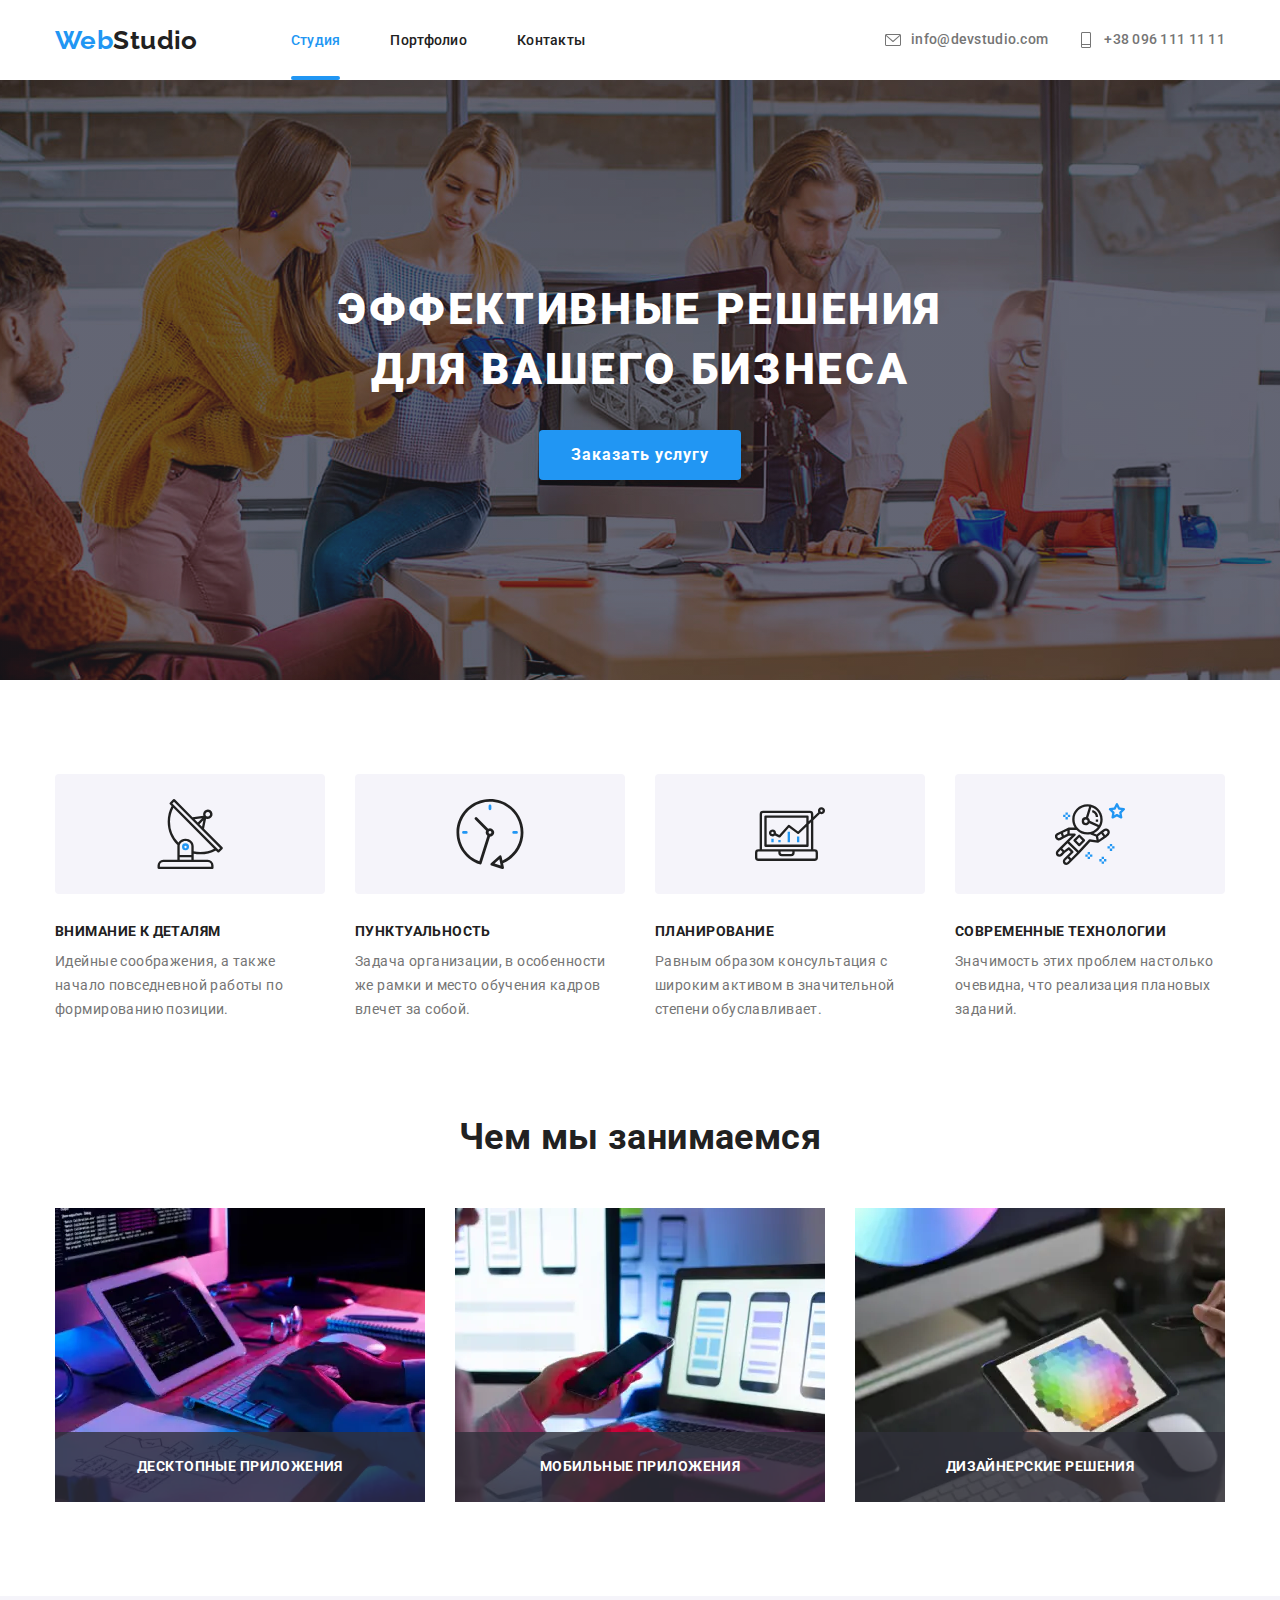
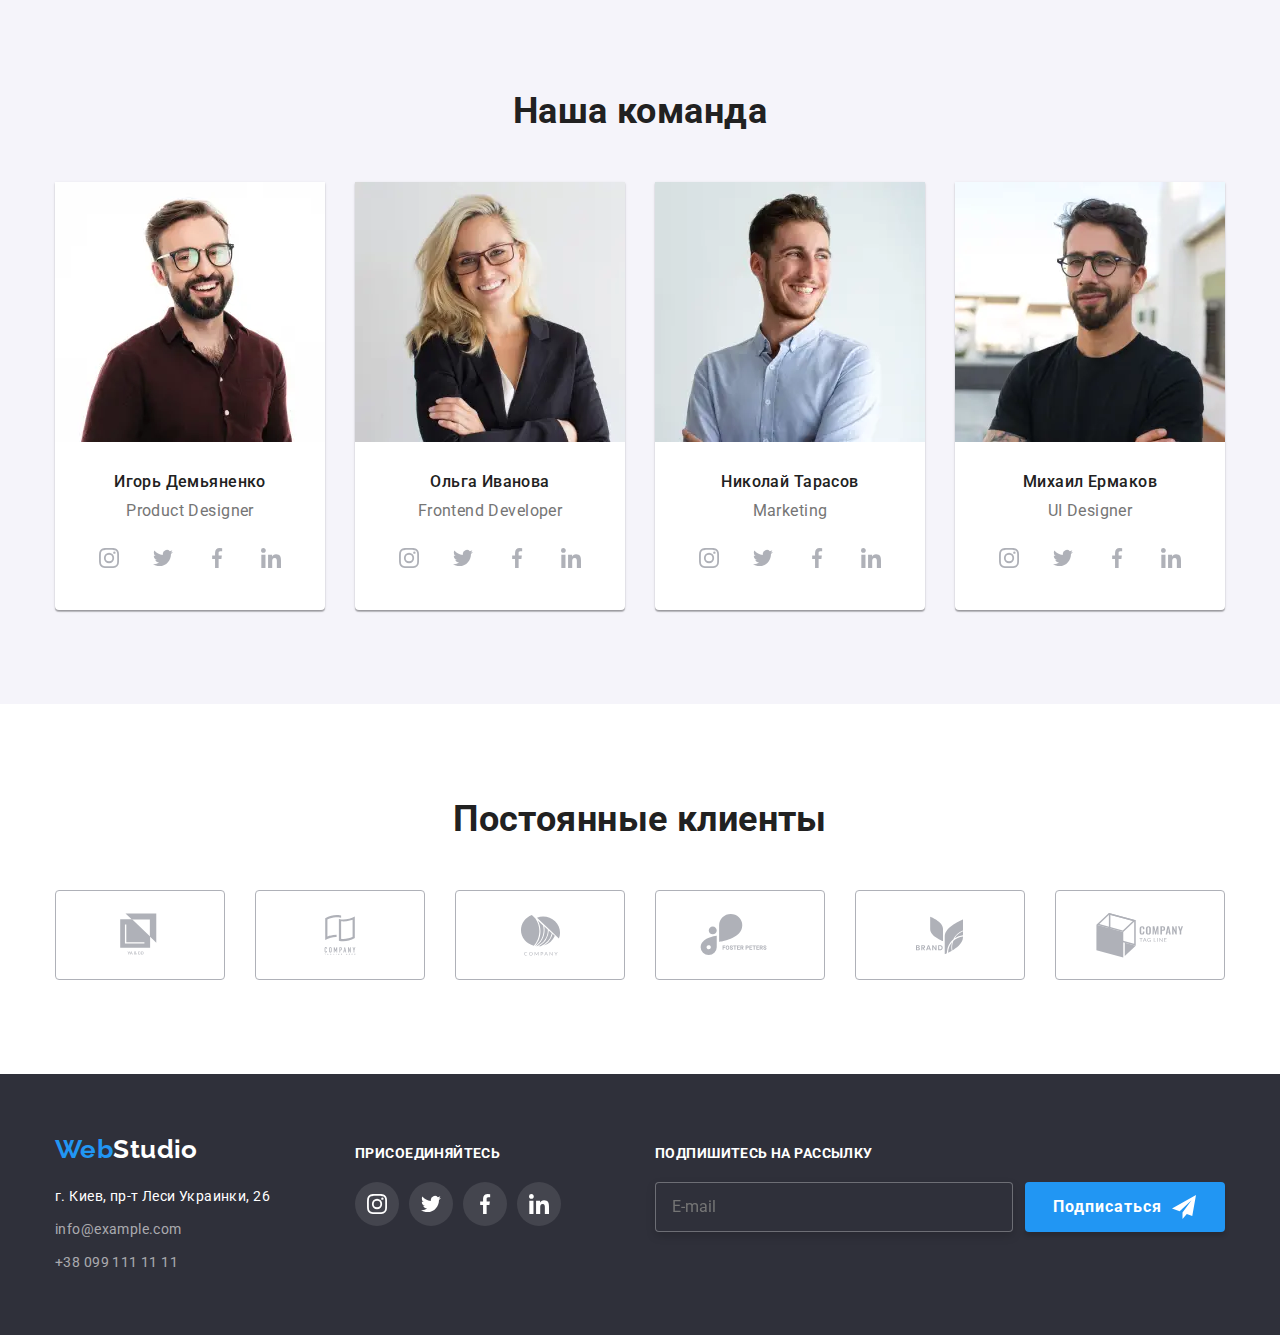
<file: index.html>
<!DOCTYPE html>
<html lang="ru">
<head>
    <meta charset="UTF-8">
    <meta name="viewport" content="width=device-width, initial-scale=1.0">
    <title>Студия</title>
    <link rel="stylesheet" href="https://cdnjs.cloudflare.com/ajax/libs/modern-normalize/0.7.0/modern-normalize.min.css">
    <link href="https://fonts.googleapis.com/css2?family=Raleway:wght@700&family=Roboto:wght@400;500;700;900&display=swap" rel="stylesheet">
    <link rel="stylesheet" href="./css/main.min.css">
</head>
<body>
    <!--Шапка сайта-->
    <header class="page-header">
       <div class="container">
            <a href="./index.html" lang="en" class="logo"><span>Web</span>Studio</a>
            <button type="button" class="button-mobile-menu" aria-expanded="false" data-menu-button>
                <svg width="40" height="40" aria-label="Переключатель мобильного меню">
                    <use href="./images/sprite.svg#icon-close_40px" class="icon-mobile-menu"></use>
                    <use href="./images/sprite.svg#icon-menu_40px" class="icon-mobile-close"></use>
                </svg>
            </button>
            <div class="menu-container" data-menu>
                <nav class="navigation">
                    <ul class="list site-nav">
                        <li class="site-nav-item"><a href="./index.html" class="link current">Студия</a></li>
                        <li class="site-nav-item"><a href="./portfolio.html" class="link">Портфолио</a></li>
                        <li class="site-nav-item"><a href="" class="link">Контакты</a></li>
                    </ul> 
                </nav>
    
                <ul class="list auth-nav">
                    <li class="auth-nav-item">
                        <a href="mailto:info@devstudio.com" class="link">
                            <svg class="icon-auth-nav" width="16" height="12">
                                <use href="./images/sprite.svg#icon-mail"></use>
                            </svg>
                            info@devstudio.com
                        </a>
                    </li>
                    <li class="auth-nav-item">
                        <a href="tel:380961111111" class="link">
                            <svg class="icon-auth-nav" width="10" height="16">
                                <use href="./images/sprite.svg#icon-tel"></use>
                            </svg>
                            +38 096 111 11 11
                        </a>
                    </li> 
                </ul>
            </div>
       </div>
    </header>

    <main>
        <!--Герой-->
        <section class="hero">
                <h1 class="hero-title">Эффективные решения для вашего бизнеса</h1>
                <button type="button" class="button" data-modal-open>Заказать услугу</button>
        </section>

        <!--Преимущество-->
        <section class="section feature">
            <div class="container">
                <h2 class="title section-title visually-hidden">Наши преимущества</h2>
                <ul class="feature-list">
                    <li class="list feature-list-item">
                        <svg class="icon-feature-list">
                            <use href="./images/sprite.svg#icon-feature1"></use>
                        </svg>
                        <h3 class="subtitle feature-title">Внимание к деталям</h3>
                        <p class="text section-item">Идейные соображения, а также начало повседневной работы по формированию позиции.</p>
                    </li>
                    <li class="list feature-list-item">
                        <svg class="icon-feature-list">
                            <use href="./images/sprite.svg#icon-feature2"></use>
                        </svg>
                        <h3 class="subtitle feature-title">Пунктуальность</h3>
                        <p class="text section-item">Задача организации, в особенности же рамки и место обучения кадров влечет за собой.</p>
                    </li>
                    <li class="list feature-list-item">
                        <svg class="icon-feature-list">
                            <use href="./images/sprite.svg#icon-feature3"></use>
                        </svg>
                        <h3 class="subtitle feature-title">Планирование</h3>
                        <p class="text section-item">Равным образом консультация с широким активом в значительной степени обуславливает.</p>
                    </li>
                    <li class="list feature-list-item">
                        <div>
                            <svg class="icon-feature-list">
                                <use href="./images/sprite.svg#icon-feature4"></use>
                            </svg>
                        </div>
                        <h3 class="subtitle feature-title">Современные технологии</h3>
                        <p class="text section-item">Значимость этих проблем настолько очевидна, что реализация плановых заданий.</p>
                    </li>
                </ul>
            </div> 
        </section>

        <!--Чем мы занимаемся-->
        <section class="section">
            <div class="container service">
                <h2 class="title section-title">Чем мы занимаемся</h2>
                <ul class="list service-list">
                    <li class="service-item">
                        <picture>
                            <source 
                                srcset="./images/service/service1-desktop.webp 1x, ./images/service/service1-desktop-2x.webp 2x"
                                type="image/webp"
                                media="(min-width: 1200px)"
                            >
                            <source
                                srcset="./images/service/service1-desktop.jpg 1x, ./images/service/service1-desktop-2x.jpg 2x"
                                media="(min-width: 1200px)"
                            >
                            <img src="./images/service/service1-desktop.jpg" alt="Десктопные приложения">
                        </picture>
                        <h3 class="subtitle service-item-title">Десктопные приложения</h3>
                    </li>
                    <li class="service-item"> 
                        <picture>
                            <source 
                                srcset="./images/service/service2-desktop.webp 1x, ./images/service/service2-desktop-2x.webp 2x"
                                type="image/webp"
                                media="(min-width: 1200px)"
                            >
                            <source
                                srcset="./images/service/service2-desktop.jpg 1x, ./images/service/service2-desktop-2x.jpg 2x"
                                media="(min-width: 1200px)"
                            >
                            <img src="./images/service/service2-desktop.jpg" alt="Десктопные приложения">
                        </picture>
                        <h3 class="subtitle service-item-title">Мобильные приложения</h3>
                    </li>
                    <li class="service-item">
                        <picture>
                            <source 
                                srcset="./images/service/service3-desktop.webp 1x, ./images/service/service3-desktop-2x.webp 2x"
                                type="image/webp"
                                media="(min-width: 1200px)"
                            >
                            <source
                                srcset="./images/service/service3-desktop.jpg 1x, ./images/service/service3-desktop-2x.jpg 2x"
                                media="(min-width: 1200px)"
                            >
                            <img src="./images/service/service3-desktop.jpg" alt="Десктопные приложения">
                        </picture>
                        <h3 class="subtitle service-item-title">Дизайнерские решения</h3>
                    </li>  
                </ul>
            </div>
        </section>

        <!--Наша команда-->
        <section class="section team">
            <div class="container">
                <h2 class="title section-title">Наша команда</h2>
                <ul class="list team-list">
                    <li class="team-card">
                        <picture>
                            <source
                                srcset="./images/team/teamcard1-desktop.webp 1x, ./images/team/teamcard1-desktop-2x.webp 2x"
                                type="image/webp"
                                media="(min-width: 1200px)"
                            >
                            <source
                                srcset="./images/team/teamcard1-tablet.webp 1x, ./images/team/teamcard1-tablet-2x.webp 2x"
                                type="image/webp"
                                media="(min-width: 768px)"
                            >
                            <source
                                srcset="./images/team/teamcard1-mobile.webp 1x, ./images/team/teamcard1-mobile-2x.webp 2x"
                                type="image/webp"
                                media="(min-width: 480px)"
                            >
                            <source
                                srcset="./images/team/teamcard1-desktop.jpg 1x, ./images/team/teamcard1-desktop-2x.jpg 2x"
                                media="(min-width: 1200px)"
                            >
                            <source
                                srcset="./images/team/teamcard1-tablet.jpg 1x, ./images/team/teamcard1-tablet-2x.jpg 2x"
                                media="(min-width: 768px)"
                            >
                            <source
                                srcset="./images/team/teamcard1-mobile.jpg 1x, ./images/team/teamcard1-mobile-2x.jpg 2x"
                                media="(min-width: 480px)"
                            >
                            <img class="team-photo" src="./images/team/teamcard1-desktop.jpg" alt="Игорь Демьяненко фото">
                        </picture>

                        <div class="team-desc">
                            <h3 class="subtitle">Игорь Демьяненко</h3>
                            <p lang="en" class="text section-item career">Product Designer</p>
                            <ul class="list social-link-list">
                                <li class="social-link-item">
                                    <a href="" class="link link-button" aria-label="Ссылка на Instagram">
                                        <svg class="link-icon" width="20px" height="20px">
                                            <use href="./images/sprite.svg#icon-instagram"></use>
                                        </svg>
                                    </a>
                                </li>
                                <li class="social-link-item">
                                    <a href="" class="link link-button" aria-label="Ссылка на Twitter">
                                        <svg class="link-icon" width="20px" height="20px">
                                            <use href="./images/sprite.svg#icon-twitter"></use>
                                        </svg>
                                    </a>
                                </li>
                                <li class="social-link-item">
                                    <a href="" class="link link-button" aria-label="Ссылка на Facebook">
                                        <svg class="link-icon" width="20px" height="20px">
                                            <use href="./images/sprite.svg#icon-facebook"></use>
                                        </svg>
                                    </a>
                                </li>
                                <li class="social-link-item">
                                    <a href="" class="link link-button" aria-label="Ссылка на Linkedin">
                                        <svg class="link-icon" width="20px" height="20px">
                                            <use href="./images/sprite.svg#icon-linkedin"></use>
                                        </svg>
                                    </a>
                                </li>
                            </ul>
                        </div>
                    </li>
                    <li class="team-card">
                        <picture>
                            <source
                                srcset="./images/team/teamcard2-desktop.webp 1x, ./images/team/teamcard2-desktop-2x.webp 2x"
                                type="image/webp"
                                media="(min-width: 1200px)"
                            >
                            <source
                                srcset="./images/team/teamcard2-tablet.webp 1x, ./images/team/teamcard2-tablet-2x.webp 2x"
                                type="image/webp"
                                media="(min-width: 768px)"
                            >
                            <source
                                srcset="./images/team/teamcard2-mobile.webp 1x, ./images/team/teamcard2-mobile-2x.webp 2x"
                                type="image/webp"
                                media="(min-width: 480px)"
                            >
                            <source
                                srcset="./images/team/teamcard2-desktop.jpg 1x, ./images/team/teamcard2-desktop-2x.jpg 2x"
                                media="(min-width: 1200px)"
                            >
                            <source
                                srcset="./images/team/teamcard2-tablet.jpg 1x, ./images/team/teamcard2-tablet-2x.jpg 2x"
                                media="(min-width: 768px)"
                            >
                            <source
                                srcset="./images/team/teamcard1-mobile.jpg 1x, ./images/team/teamcard1-mobile-2x.jpg 2x"
                                media="(min-width: 480px)"
                            >
                            <img class="team-photo" src="./images/team/teamcard2-desktop.jpg" alt="Ольга Иванова фото">
                        </picture>

                        <div class="team-desc">
                            <h3 class="subtitle">Ольга Иванова</h3>
                            <p lang="en" class="text section-item career">Frontend Developer</p>
                            <ul class="list social-link-list">
                                <li class="social-link-item">
                                    <a href="" class="link link-button" aria-label="Ссылка на Instagram">
                                        <svg class="link-icon" width="20px" height="20px">
                                            <use href="./images/sprite.svg#icon-instagram"></use>
                                        </svg>
                                    </a>
                                </li>
                                <li class="social-link-item">
                                    <a href="" class="link link-button" aria-label="Ссылка на Twitter">
                                        <svg class="link-icon" width="20px" height="20px">
                                            <use href="./images/sprite.svg#icon-twitter"></use>
                                        </svg>
                                    </a>
                                </li>
                                <li class="social-link-item">
                                    <a href="" class="link link-button" aria-label="Ссылка на Facebook">
                                        <svg class="link-icon" width="20px" height="20px">
                                            <use href="./images/sprite.svg#icon-facebook"></use>
                                        </svg>
                                    </a>
                                </li>
                                <li class="social-link-item">
                                    <a href="" class="link link-button" aria-label="Ссылка на Linkedin">
                                        <svg class="link-icon" width="20px" height="20px">
                                            <use href="./images/sprite.svg#icon-linkedin"></use>
                                        </svg>
                                    </a>
                                </li>
                            </ul>
                        </div>
                    </li>
                    <li class="team-card">
                        <picture>
                            <source
                                srcset="./images/team/teamcard3-desktop.webp 1x, ./images/team/teamcard3-desktop-2x.webp 2x"
                                type="image/webp"
                                media="(min-width: 1200px)"
                            >
                            <source
                                srcset="./images/team/teamcard3-tablet.webp 1x, ./images/team/teamcard3-tablet-2x.webp 2x"
                                type="image/webp"
                                media="(min-width: 768px)"
                            >
                            <source
                                srcset="./images/team/teamcard3-mobile.webp 1x, ./images/team/teamcard3-mobile-2x.webp 2x"
                                type="image/webp"
                                media="(min-width: 480px)"
                            >
                            <source
                                srcset="./images/team/teamcard3-desktop.jpg 1x, ./images/team/teamcard3-desktop-2x.jpg 2x"
                                media="(min-width: 1200px)"
                            >
                            <source
                                srcset="./images/team/teamcard3-tablet.jpg 1x, ./images/team/teamcard3-tablet-2x.jpg 2x"
                                media="(min-width: 768px)"
                            >
                            <source
                                srcset="./images/team/teamcard3-mobile.jpg 1x, ./images/team/teamcard3-mobile-2x.jpg 2x"
                                media="(min-width: 480px)"
                            >
                            <img class="team-photo" src="./images/team/teamcard3-desktop.jpg" alt="Николай Тарасов фото">
                        </picture>

                        <div class="team-desc">
                            <h3 class="subtitle">Николай Тарасов</h3>
                            <p lang="en" class="text section-item career">Marketing</p>
                            <ul class="list social-link-list">
                                <li class="social-link-item">
                                    <a href="" class="link link-button" aria-label="Ссылка на Instagram">
                                        <svg class="link-icon" width="20px" height="20px">
                                            <use href="./images/sprite.svg#icon-instagram"></use>
                                        </svg>
                                    </a>
                                </li>
                                <li class="social-link-item">
                                    <a href="" class="link link-button" aria-label="Ссылка на Twitter">
                                        <svg class="link-icon" width="20px" height="20px">
                                            <use href="./images/sprite.svg#icon-twitter"></use>
                                        </svg>
                                    </a>
                                </li>
                                <li class="social-link-item">
                                    <a href="" class="link link-button" aria-label="Ссылка на Facebook">
                                        <svg class="link-icon" width="20px" height="20px">
                                            <use href="./images/sprite.svg#icon-facebook"></use>
                                        </svg>
                                    </a>
                                </li>
                                <li class="social-link-item">
                                    <a href="" class="link link-button" aria-label="Ссылка на Linkedin">
                                        <svg class="link-icon" width="20px" height="20px">
                                            <use href="./images/sprite.svg#icon-linkedin"></use>
                                        </svg>
                                    </a>
                                </li>
                            </ul>
                        </div>
                    </li>
                    <li class="team-card">
                        <picture>
                            <source
                                srcset="./images/team/teamcard4-desktop.webp 1x, ./images/team/teamcard4-desktop-2x.webp 2x"
                                type="image/webp"
                                media="(min-width: 1200px)"
                            >
                            <source
                                srcset="./images/team/teamcard4-tablet.webp 1x, ./images/team/teamcard4-tablet-2x.webp 2x"
                                type="image/webp"
                                media="(min-width: 768px)"
                            >
                            <source
                                srcset="./images/team/teamcard4-mobile.webp 1x, ./images/team/teamcard4-mobile-2x.webp 2x"
                                type="image/webp"
                                media="(min-width: 480px)"
                            >
                            <source
                                srcset="./images/team/teamcard4-desktop.jpg 1x, ./images/team/teamcard4-desktop-2x.jpg 2x"
                                media="(min-width: 1200px)"
                            >
                            <source
                                srcset="./images/team/teamcard4-tablet.jpg 1x, ./images/team/teamcard4-tablet-2x.jpg 2x"
                                media="(min-width: 768px)"
                            >
                            <source
                                srcset="./images/team/teamcard4-mobile.jpg 1x, ./images/team/teamcard4-mobile-2x.jpg 2x"
                                media="(min-width: 480px)"
                            >
                            <img class="team-photo" src="./images/team/teamcard4-desktop.jpg" alt="Михаил Ермаков фото">
                        </picture>
                        
                        <div class="team-desc">
                            <h3 class="subtitle">Михаил Ермаков</h3>
                            <p lang="en" class="text section-item career">UI Designer</p>
                            <ul class="list social-link-list">
                                <li class="social-link-item">
                                    <a href="" class="link link-button" aria-label="Ссылка на Instagram">
                                        <svg class="link-icon" width="20px" height="20px">
                                            <use href="./images/sprite.svg#icon-instagram"></use>
                                        </svg>
                                    </a>
                                </li>
                                <li class="social-link-item">
                                    <a href="" class="link link-button" aria-label="Ссылка на Twitter">
                                        <svg class="link-icon" width="20px" height="20px">
                                            <use href="./images/sprite.svg#icon-twitter"></use>
                                        </svg>
                                    </a>
                                </li>
                                <li class="social-link-item">
                                    <a href="" class="link link-button" aria-label="Ссылка на Facebook">
                                        <svg class="link-icon" width="20px" height="20px">
                                            <use href="./images/sprite.svg#icon-facebook"></use>
                                        </svg>
                                    </a>
                                </li>
                                <li class="social-link-item">
                                    <a href="" class="link link-button" aria-label="Ссылка на Linkedin">
                                        <svg class="link-icon" width="20px" height="20px">
                                            <use href="./images/sprite.svg#icon-linkedin"></use>
                                        </svg>
                                    </a>
                                </li>
                            </ul>
                        </div>
                    </li>
                </ul>
            </div>
        </section>

        <!-- Постоянные клиенты -->
        <section class="section-clients">
            <div class="container">
                <h2 class="title section-title">Постоянные клиенты</h2>
                <ul class="list client-list">
                    <li class="client-item">
                        <a href="" class="client-card">
                            <svg class="client-card-icon" width="44" height="49">
                                 <use href="./images/sprite.svg#icon-client1"></use>
                            </svg>
                        </a>
                    </li>
                    <li class="client-item">
                        <a href="" class="client-card">
                            <svg class="client-card-icon" width="40" height="52">
                                 <use href="./images/sprite.svg#icon-client2"></use>
                            </svg>
                        </a>
                    </li>
                    <li class="client-item">
                        <a href="" class="client-card">
                            <svg class="client-card-icon" width="41" height="43">
                                 <use href="./images/sprite.svg#icon-client3"></use>
                            </svg>
                        </a>
                    </li>
                    <li class="client-item">
                        <a href="" class="client-card">
                            <svg class="client-card-icon" width="80" height="42">
                                 <use href="./images/sprite.svg#icon-client4"></use>
                            </svg>
                        </a>
                    </li>
                    <li class="client-item">
                        <a href="" class="client-card">
                            <svg class="client-card-icon" width="59" height="47">
                                 <use href="./images/sprite.svg#icon-client5"></use>
                            </svg>
                        </a>
                    </li>
                    <li class="client-item">
                        <a href="" class="client-card">
                            <svg class="client-card-icon" width="88" height="45">
                                 <use href="./images/sprite.svg#icon-client6"></use>
                            </svg>
                        </a>
                    </li>
                </ul>
            </div>
        </section>

    </main>

  <!--футер-->
     <footer class="page-footer">
         <div class="container">
            <div class="section-address">
                <a href="index.html" lang="en" class="logo"><span>Web</span>Studio</a>
                <address class="address">
                    <p class="location">г. Киев, пр-т Леси Украинки, 26</p>
                    <ul class="list footer-auth-nav">
                        <li class="footer-auth-nav-item">
                            <a href="mailto:info@example.com" class="link">info@example.com</a>
                        </li>
                        <li class="footer-auth-nav-item">
                            <a href="tel:380991111111" class="link">+38 099 111 11 11</a>
                        </li>
                    </ul>
                </address>  
             </div>   
             <div class="section-footer-links">
                 <h3 class="subtitle footer-title">Присоединяйтесь</h3>
                 <ul class="list social-link-list footer-links">
                    <li class="social-link-item">
                        <a href="" class="link link-button footer-link-button" aria-label="Ссылка на Instagram">
                            <svg class="link-icon" width="20px" height="20px">
                                <use href="./images/sprite.svg#icon-instagram"></use>
                            </svg>
                        </a>
                    </li>
                    <li class="social-link-item">
                        <a href="" class="link link-button footer-link-button" aria-label="Ссылка на Twitter">
                            <svg class="link-icon" width="20px" height="20px">
                                <use href="./images/sprite.svg#icon-twitter"></use>
                            </svg>
                        </a>
                    </li>
                    <li class="social-link-item">
                        <a href="" class="link link-button footer-link-button" aria-label="Ссылка на Facebook">
                            <svg class="link-icon" width="20px" height="20px">
                                <use href="./images/sprite.svg#icon-facebook"></use>
                            </svg>
                        </a>
                    </li>
                    <li class="social-link-item">
                        <a href="" class="link link-button footer-link-button" aria-label="Ссылка на Linkedin">
                            <svg class="link-icon" width="20px" height="20px">
                                <use href="./images/sprite.svg#icon-linkedin"></use>
                            </svg>
                        </a>
                    </li>
                 </ul>
             </div> 
             <div class="section-subscription">
                <h3 class="subtitle footer-title">Подпишитесь на рассылку</h3>
                <form class="subscription">
                    <input type="email" class="mail" name="user-mail" placeholder="E-mail">
                    <button type="submit" class="button">
                        Подписаться
                        <svg class="footer-icon-send" width="24px" height="24px">
                            <use href="./images/sprite.svg#icon-send"></use>
                        </svg>
                    </button>
                </form>
            </div>
         </div>
    </footer>

    <!-- Модальное окно -->

    <div class="backdrop is-hidden" data-modal>
        <div class="modal">
            <button class="button-modal-close" type="button" data-modal-close>
                <svg class="modal-icon-close" width="18px" height="18px">
                    <use href="./images/sprite.svg#icon-close"></use>
                </svg>
            </button>
            <b class="title modal-title">Оставьте свои данные, мы вам перезвоним</b>
            <form class="form js-speaker-form">
                <label class="form-field">
                    <span>Имя</span>
                    <input type="text" class="form-input" name="name" required>
                    <svg class="modal-form-icon">
                        <use href="./images/sprite.svg#icon-modal-name"></use>
                    </svg>
                </label>

                <label class="form-field">
                    <span>Телефон</span>
                    <input type="tel" class="form-input" name="tel" required>
                    <svg class="modal-form-icon">
                        <use href="./images/sprite.svg#icon-modal-tel"></use>
                    </svg>
                </label>

                <label class="form-field">
                    <span>Почта</span>
                    <input type="email" class="form-input" name="mail" required>
                    <svg class="modal-form-icon">
                        <use href="./images/sprite.svg#icon-modal-mail"></use>
                    </svg>
                </label>

                <label class="form-field">
                    <span>Комментарий</span>
                    <textarea name="comment" class="comment" placeholder="Введите текст"></textarea>
                </label>

                <label class="checkbox-field">
                    <input type="checkbox" class="checkbox visually-hidden" name="checkbox">
                    <span class="icon-check"></span>
                    <span>Соглашаюсь с рассылкой и принимаю <a href="" class="checkbox-link">Условия договора</a></span>
                </label>

                <button type="submit" class="button modal-button">Отправить</button>
            </form>
        </div>
    </div>

    <script src="./js/modal.js"></script>
    <script src="./js/menu.js"></script>
    <script src="./js/console.js"></script>

</body>
</html>
</file>
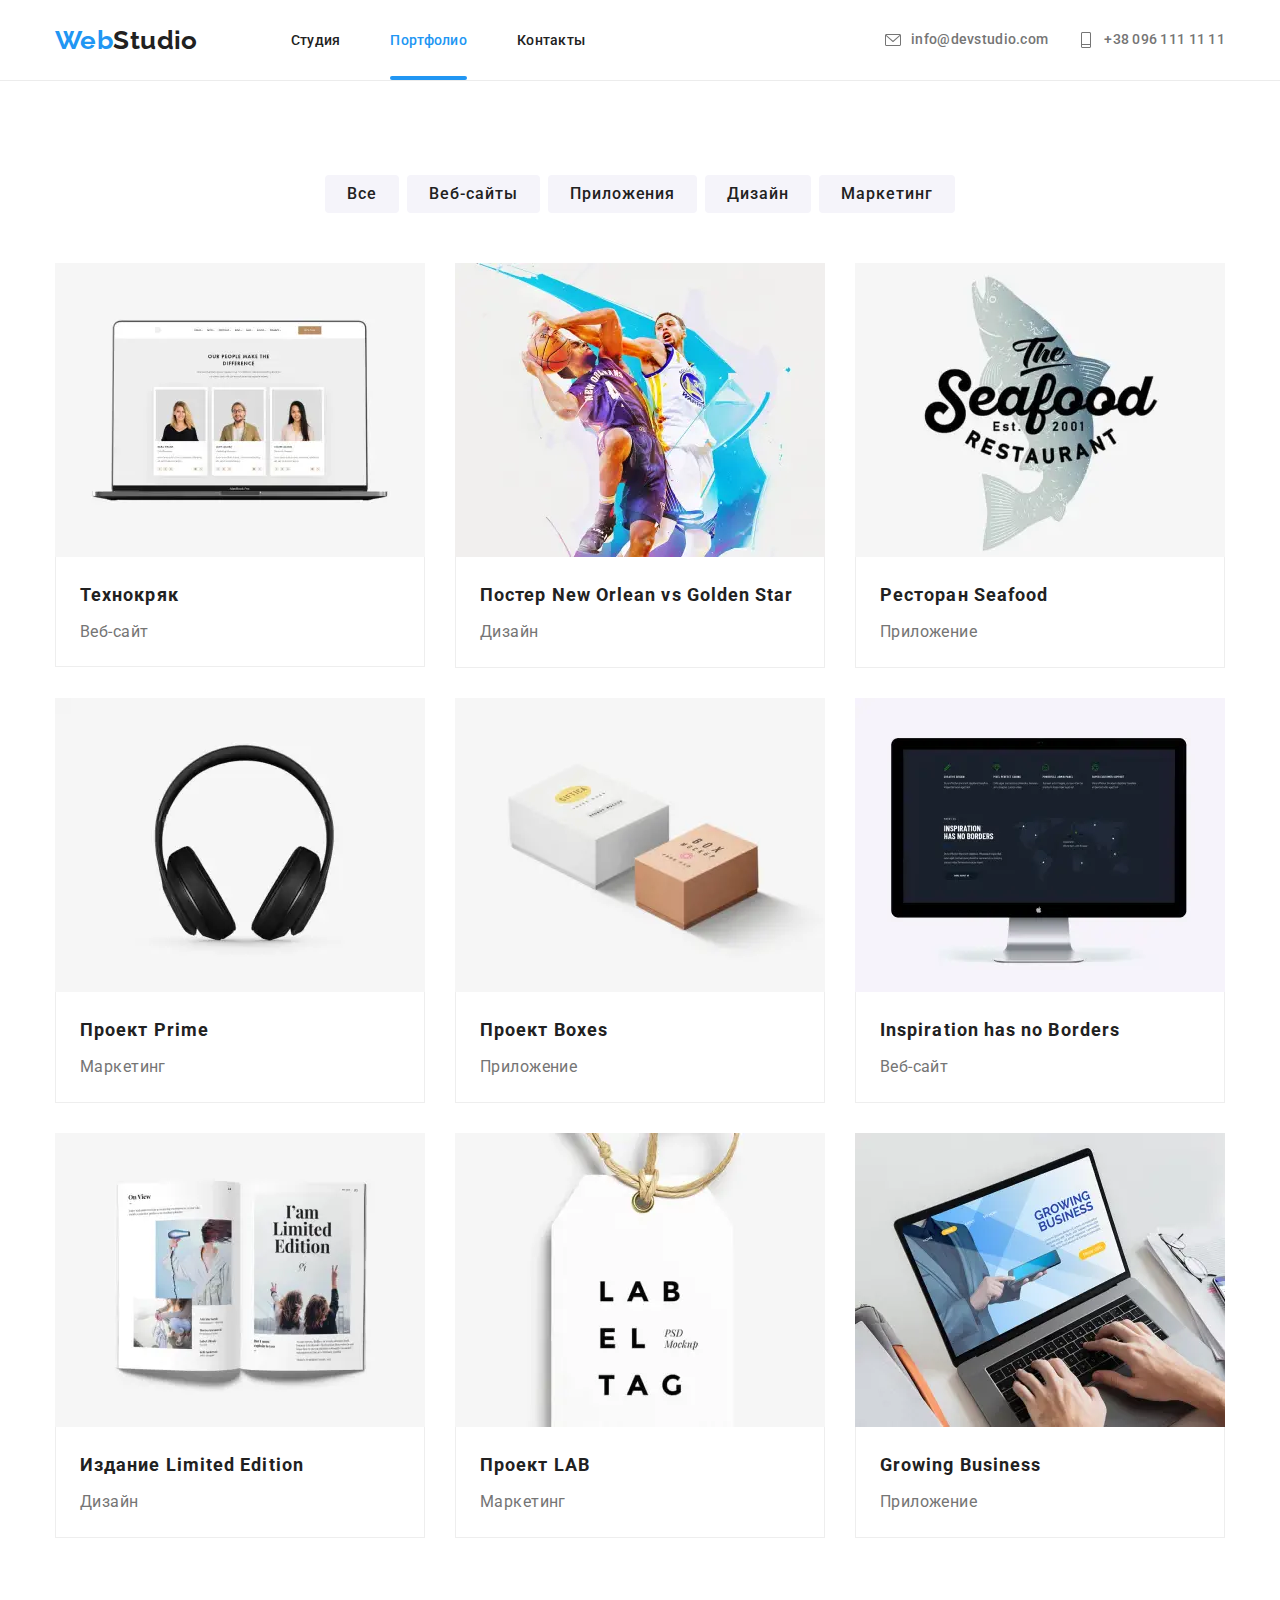
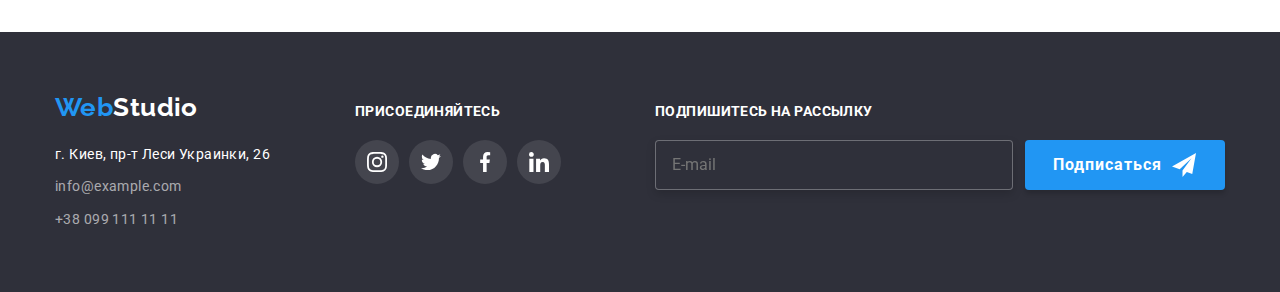
<file: portfolio.html>
<!DOCTYPE html>
<html lang="ru">
<head>
    <meta charset="UTF-8">
    <meta name="viewport" content="width=device-width, initial-scale=1.0">
    <title>Портфолио</title>
    <link rel="stylesheet" href="https://cdnjs.cloudflare.com/ajax/libs/modern-normalize/0.7.0/modern-normalize.min.css">
    <link href="https://fonts.googleapis.com/css2?family=Raleway:wght@700&family=Roboto:wght@400;500;700;900&display=swap" rel="stylesheet">
    <link rel="stylesheet" href="./css/main.min.css">
</head>
<body>
    <!--Шапка сайта-->
    <header class="page-header">
        <div class="container">
             <a href="./index.html" lang="en" class="logo"><span>Web</span>Studio</a>
             <button type="button" class="button-mobile-menu" aria-expanded="false" data-menu-button>
                 <svg width="40" height="40" aria-label="Переключатель мобильного меню">
                     <use href="./images/sprite.svg#icon-close_40px" class="icon-mobile-menu"></use>
                     <use href="./images/sprite.svg#icon-menu_40px" class="icon-mobile-close"></use>
                 </svg>
             </button>
             <div class="menu-container" data-menu>
                 <nav class="navigation">
                     <ul class="list site-nav">
                         <li class="site-nav-item"><a href="./index.html" class="link">Студия</a></li>
                         <li class="site-nav-item"><a href="./portfolio.html" class="link current">Портфолио</a></li>
                         <li class="site-nav-item"><a href="" class="link">Контакты</a></li>
                     </ul> 
                 </nav>
     
                 <ul class="list auth-nav">
                     <li class="auth-nav-item">
                         <a href="mailto:info@devstudio.com" class="link">
                             <svg class="icon-auth-nav" width="16" height="12">
                                 <use href="./images/sprite.svg#icon-mail"></use>
                             </svg>
                             info@devstudio.com
                         </a>
                     </li>
                     <li class="auth-nav-item">
                         <a href="tel:380961111111" class="link">
                             <svg class="icon-auth-nav" width="10" height="16">
                                 <use href="./images/sprite.svg#icon-tel"></use>
                             </svg>
                             +38 096 111 11 11
                         </a>
                     </li> 
                 </ul>
             </div>
        </div>
     </header>

    <main>
        <section class="page-portfolio">
            <div class="container">
                <h1 class="visually-hidden">Наши работы</h1>

                <!-- Кнопки-фильтр -->
                <ul class="filter list">
                    <li class="filter-item"><button type="button" class="button">Все</button></li>
                    <li class="filter-item"><button type="button" class="button">Веб-сайты</button></li>
                    <li class="filter-item"><button type="button" class="button">Приложения</button></li>
                    <li class="filter-item"><button type="button" class="button">Дизайн</button></li>
                    <li class="filter-item"><button type="button" class="button">Маркетинг</button></li>
                </ul>
         
                <!-- Галерея -->
                <ul class="portfolio list">
                    <li class="portfolio-item">
                        <a href="" class="link">
                            <div class="portfolio-photo">
                                <picture>
                                    <source
                                        srcset="./images/portfolio/portfolio1-desktop.webp 1x, ./images/portfolio/portfolio1-desktop-2x.webp 2x"
                                        type="image/webp"
                                        media="(min-width: 1200px)"
                                    >
                                    <source
                                        srcset="./images/portfolio/portfolio1-tablet.webp 1x, ./images/portfolio/portfolio1-tablet-2x.webp 2x"
                                        type="image/webp"
                                        media="(min-width: 768px)"
                                    >
                                    <source
                                        srcset="./images/portfolio/portfolio1-mobile.webp 1x, ./images/portfolio/portfolio1-mobile-2x.webp 2x"
                                        type="image/webp"
                                        media="(max-width: 767px)"
                                    >
                                    <source
                                        srcset="./images/portfolio/portfolio1-desktop.jpg 1x, ./images/portfolio/portfolio1-desktop-2x.jpg 2x"
                                        media="(min-width: 1200px)"
                                    >
                                    <source
                                        srcset="./images/portfolio/portfolio1-tablet.jpg 1x, ./images/portfolio/portfolio1-tablet-2x.jpg 2x"
                                        media="(min-width: 768px)"
                                    >
                                    <source
                                        srcset="./images/portfolio/portfolio1-mobile.jpg 1x, ./images/portfolio/portfolio1-mobile-2x.jpg 2x"
                                        media="(max-width: 767px)"
                                    >
                                    <img src="./images/portfolio/portfolio1-desktop.jpg" alt="Технокряк" class="poster">
                                </picture>
                                <div class="portfolio-wrap">
                                    <p class="portfolio-text">Технокряк это современная площадка распространения коронавируса. Компании используют эту платформу для цифрового шпионажа и атак на защищённые сервера конкурентов.</p>
                                </div>
                            </div>
                            <div class="portfolio-card">
                                <h2 class="title">Технокряк</h2>
                                <p class="text">Веб-сайт</p>
                            </div>
                        </a>
                    </li>
                    <li class="portfolio-item">
                        <a href="" class="link">
                            <div class="portfolio-photo">
                                <picture>
                                    <source
                                        srcset="./images/portfolio/portfolio2-desktop.webp 1x, ./images/portfolio/portfolio2-desktop-2x.webp 2x"
                                        type="image/webp"
                                        media="(min-width: 1200px)"
                                    >
                                    <source
                                        srcset="./images/portfolio/portfolio2-tablet.webp 1x, ./images/portfolio/portfolio2-tablet-2x.webp 2x"
                                        type="image/webp"
                                        media="(min-width: 768px)"
                                    >
                                    <source
                                        srcset="./images/portfolio/portfolio2-mobile.webp 1x, ./images/portfolio/portfolio2-mobile-2x.webp 2x"
                                        type="image/webp"
                                        media="(max-width: 767px)"
                                    >
                                    <source
                                        srcset="./images/portfolio/portfolio2-desktop.jpg 1x, ./images/portfolio/portfolio2-desktop-2x.jpg 2x"
                                        media="(min-width: 1200px)"
                                    >
                                    <source
                                        srcset="./images/portfolio/portfolio2-tablet.jpg 1x, ./images/portfolio/portfolio2-tablet-2x.jpg 2x"
                                        media="(min-width: 768px)"
                                    >
                                    <source
                                        srcset="./images/portfolio/portfolio2-mobile.jpg 1x, ./images/portfolio/portfolio2-mobile-2x.jpg 2x"
                                        media="(max-width: 767px)"
                                    >
                                    <img src="./images/portfolio/portfolio2-desktop.jpg" alt="Постер New Orlean vs Golden Star" class="poster">
                                </picture>
                                <div class="portfolio-wrap">
                                    <p class="portfolio-text">Технокряк это современная площадка распространения коронавируса. Компании используют эту платформу для цифрового шпионажа и атак на защищённые сервера конкурентов.</p>
                                </div>
                            </div>
                            <div class="portfolio-card">
                                <h2 class="title">Постер New Orlean vs Golden Star</h2>
                                <p class="text">Дизайн</p>
                            </div>
                        </a>
                    </li>
                    <li class="portfolio-item">
                        <a href="" class="link">
                            <div class="portfolio-photo">
                                <picture>
                                    <source
                                        srcset="./images/portfolio/portfolio3-desktop.webp 1x, ./images/portfolio/portfolio3-desktop-2x.webp 2x"
                                        type="image/webp"
                                        media="(min-width: 1200px)"
                                    >
                                    <source
                                        srcset="./images/portfolio/portfolio3-tablet.webp 1x, ./images/portfolio/portfolio3-tablet-2x.webp 2x"
                                        type="image/webp"
                                        media="(min-width: 768px)"
                                    >
                                    <source
                                        srcset="./images/portfolio/portfolio3-mobile.webp 1x, ./images/portfolio/portfolio3-mobile-2x.webp 2x"
                                        type="image/webp"
                                        media="(max-width: 767px)"
                                    >
                                    <source
                                        srcset="./images/portfolio/portfolio3-desktop.jpg 1x, ./images/portfolio/portfolio3-desktop-2x.jpg 2x"
                                        media="(min-width: 1200px)"
                                    >
                                    <source
                                        srcset="./images/portfolio/portfolio3-tablet.jpg 1x, ./images/portfolio/portfolio3-tablet-2x.jpg 2x"
                                        media="(min-width: 768px)"
                                    >
                                    <source
                                        srcset="./images/portfolio/portfolio3-mobile.jpg 1x, ./images/portfolio/portfolio3-mobile-2x.jpg 2x"
                                        media="(max-width: 767px)"
                                    >
                                    <img src="./images/portfolio/portfolio3-desktop.jpg" alt="Ресторан Seafood" class="poster">
                                </picture>
                                <div class="portfolio-wrap">
                                    <p class="portfolio-text">Технокряк это современная площадка распространения коронавируса. Компании используют эту платформу для цифрового шпионажа и атак на защищённые сервера конкурентов.</p>
                                </div>
                            </div>
                            <div class="portfolio-card">
                                <h2 class="title">Ресторан Seafood</h2>
                                <p class="text">Приложение</p>
                            </div>
                        </a>
                    </li>
                    <li class="portfolio-item">
                        <a href="" class="link">
                            <div class="portfolio-photo">
                                <picture>
                                    <source
                                        srcset="./images/portfolio/portfolio4-desktop.webp 1x, ./images/portfolio/portfolio4-desktop-2x.webp 2x"
                                        type="image/webp"
                                        media="(min-width: 1200px)"
                                    >
                                    <source
                                        srcset="./images/portfolio/portfolio4-tablet.webp 1x, ./images/portfolio/portfolio4-tablet-2x.webp 2x"
                                        type="image/webp"
                                        media="(min-width: 768px)"
                                    >
                                    <source
                                        srcset="./images/portfolio/portfolio4-mobile.webp 1x, ./images/portfolio/portfolio4-mobile-2x.webp 2x"
                                        type="image/webp"
                                        media="(max-width: 767px)"
                                    >
                                    <source
                                        srcset="./images/portfolio/portfolio4-desktop.jpg 1x, ./images/portfolio/portfolio4-desktop-2x.jpg 2x"
                                        media="(min-width: 1200px)"
                                    >
                                    <source
                                        srcset="./images/portfolio/portfolio4-tablet.jpg 1x, ./images/portfolio/portfolio4-tablet-2x.jpg 2x"
                                        media="(min-width: 768px)"
                                    >
                                    <source
                                        srcset="./images/portfolio/portfolio4-mobile.jpg 1x, ./images/portfolio/portfolio4-mobile-2x.jpg 2x"
                                        media="(max-width: 767px)"
                                    >
                                    <img src="./images/portfolio/portfolio4-desktop.jpg" alt="Проект Prime" class="poster">
                                </picture>
                                <div class="portfolio-wrap">
                                    <p class="portfolio-text">Технокряк это современная площадка распространения коронавируса. Компании используют эту платформу для цифрового шпионажа и атак на защищённые сервера конкурентов.</p>
                                </div>
                            </div>
                            <div class="portfolio-card">
                                <h2 class="title">Проект Prime</h2>
                                <p class="text">Маркетинг</p>
                            </div>
                        </a>
                    </li>
                    <li class="portfolio-item">
                        <a href="" class="link">
                            <div class="portfolio-photo">
                                <picture>
                                    <source
                                        srcset="./images/portfolio/portfolio5-desktop.webp 1x, ./images/portfolio/portfolio5-desktop-2x.webp 2x"
                                        type="image/webp"
                                        media="(min-width: 1200px)"
                                    >
                                    <source
                                        srcset="./images/portfolio/portfolio5-tablet.webp 1x, ./images/portfolio/portfolio5-tablet-2x.webp 2x"
                                        type="image/webp"
                                        media="(min-width: 768px)"
                                    >
                                    <source
                                        srcset="./images/portfolio/portfolio5-mobile.webp 1x, ./images/portfolio/portfolio5-mobile-2x.webp 2x"
                                        type="image/webp"
                                        media="(max-width: 767px)"
                                    >
                                    <source
                                        srcset="./images/portfolio/portfolio5-desktop.jpg 1x, ./images/portfolio/portfolio5-desktop-2x.jpg 2x"
                                        media="(min-width: 1200px)"
                                    >
                                    <source
                                        srcset="./images/portfolio/portfolio5-tablet.jpg 1x, ./images/portfolio/portfolio5-tablet-2x.jpg 2x"
                                        media="(min-width: 768px)"
                                    >
                                    <source
                                        srcset="./images/portfolio/portfolio5-mobile.jpg 1x, ./images/portfolio/portfolio5-mobile-2x.jpg 2x"
                                        media="(max-width: 767px)"
                                    >
                                    <img src="./images/portfolio/portfolio5-desktop.jpg" alt="Проект Boxes" class="poster">
                                </picture>
                                <div class="portfolio-wrap">
                                    <p class="portfolio-text">Технокряк это современная площадка распространения коронавируса. Компании используют эту платформу для цифрового шпионажа и атак на защищённые сервера конкурентов.</p>
                                </div>
                            </div>
                            <div class="portfolio-card">
                                <h2 class="title">Проект Boxes</h2>
                                <p class="text">Приложение</p>
                            </div>
                        </a>
                    </li>
                    <li class="portfolio-item">
                        <a href="" class="link">
                            <div class="portfolio-photo">
                                <picture>
                                    <source
                                        srcset="./images/portfolio/portfolio6-desktop.webp 1x, ./images/portfolio/portfolio6-desktop-2x.webp 2x"
                                        type="image/webp"
                                        media="(min-width: 1200px)"
                                    >
                                    <source
                                        srcset="./images/portfolio/portfolio6-tablet.webp 1x, ./images/portfolio/portfolio6-tablet-2x.webp 2x"
                                        type="image/webp"
                                        media="(min-width: 768px)"
                                    >
                                    <source
                                        srcset="./images/portfolio/portfolio6-mobile.webp 1x, ./images/portfolio/portfolio6-mobile-2x.webp 2x"
                                        type="image/webp"
                                        media="(max-width: 767px)"
                                    >
                                    <source
                                        srcset="./images/portfolio/portfolio6-desktop.jpg 1x, ./images/portfolio/portfolio6-desktop-2x.jpg 2x"
                                        media="(min-width: 1200px)"
                                    >
                                    <source
                                        srcset="./images/portfolio/portfolio6-tablet.jpg 1x, ./images/portfolio/portfolio6-tablet-2x.jpg 2x"
                                        media="(min-width: 768px)"
                                    >
                                    <source
                                        srcset="./images/portfolio/portfolio6-mobile.jpg 1x, ./images/portfolio/portfolio6-mobile-2x.jpg 2x"
                                        media="(max-width: 767px)"
                                    >
                                    <img src="./images/portfolio/portfolio6-desktop.jpg"  alt="Inspiration has no Borders" class="poster">
                                </picture>
                                <div class="portfolio-wrap">
                                    <p class="portfolio-text">Технокряк это современная площадка распространения коронавируса. Компании используют эту платформу для цифрового шпионажа и атак на защищённые сервера конкурентов.</p>
                                </div>
                            </div>
                            <div class="portfolio-card">
                                <h2 class="title" lang="en">Inspiration has no Borders</h2>
                                <p class="text">Веб-сайт</p>
                            </div>
                        </a>
                    </li>
                    <li class="portfolio-item">
                        <a href="" class="link">
                            <div class="portfolio-photo">
                                <picture>
                                    <source
                                        srcset="./images/portfolio/portfolio7-desktop.webp 1x, ./images/portfolio/portfolio7-desktop-2x.webp 2x"
                                        type="image/webp"
                                        media="(min-width: 1200px)"
                                    >
                                    <source
                                        srcset="./images/portfolio/portfolio7-tablet.webp 1x, ./images/portfolio/portfolio7-tablet-2x.webp 2x"
                                        type="image/webp"
                                        media="(min-width: 768px)"
                                    >
                                    <source
                                        srcset="./images/portfolio/portfolio7-mobile.webp 1x, ./images/portfolio/portfolio7-mobile-2x.webp 2x"
                                        type="image/webp"
                                        media="(max-width: 767px)"
                                    >
                                    <source
                                        srcset="./images/portfolio/portfolio7-desktop.jpg 1x, ./images/portfolio/portfolio7-desktop-2x.jpg 2x"
                                        media="(min-width: 1200px)"
                                    >
                                    <source
                                        srcset="./images/portfolio/portfolio7-tablet.jpg 1x, ./images/portfolio/portfolio7-tablet-2x.jpg 2x"
                                        media="(min-width: 768px)"
                                    >
                                    <source
                                        srcset="./images/portfolio/portfolio7-mobile.jpg 1x, ./images/portfolio/portfolio7-mobile-2x.jpg 2x"
                                        media="(max-width: 767px)"
                                    >
                                    <img src="./images/portfolio/portfolio7-desktop.jpg" alt="Издание Limited Edition" class="poster">
                                </picture>
                                <div class="portfolio-wrap">
                                    <p class="portfolio-text">Технокряк это современная площадка распространения коронавируса. Компании используют эту платформу для цифрового шпионажа и атак на защищённые сервера конкурентов.</p>
                                </div>
                            </div>
                            <div class="portfolio-card">
                                <h2 class="title">Издание Limited Edition</h2>
                                <p class="text">Дизайн</p>
                            </div>
                        </a>
                    </li>
                    <li class="portfolio-item">
                        <a href="" class="link">
                            <div class="portfolio-photo">
                                <picture>
                                    <source
                                        srcset="./images/portfolio/portfolio8-desktop.webp 1x, ./images/portfolio/portfolio8-desktop-2x.webp 2x"
                                        type="image/webp"
                                        media="(min-width: 1200px)"
                                    >
                                    <source
                                        srcset="./images/portfolio/portfolio8-tablet.webp 1x, ./images/portfolio/portfolio8-tablet-2x.webp 2x"
                                        type="image/webp"
                                        media="(min-width: 768px)"
                                    >
                                    <source
                                        srcset="./images/portfolio/portfolio8-mobile.webp 1x, ./images/portfolio/portfolio8-mobile-2x.webp 2x"
                                        type="image/webp"
                                        media="(max-width: 767px)"
                                    >
                                    <source
                                        srcset="./images/portfolio/portfolio8-desktop.jpg 1x, ./images/portfolio/portfolio8-desktop-2x.jpg 2x"
                                        media="(min-width: 1200px)"
                                    >
                                    <source
                                        srcset="./images/portfolio/portfolio8-tablet.jpg 1x, ./images/portfolio/portfolio8-tablet-2x.jpg 2x"
                                        media="(min-width: 768px)"
                                    >
                                    <source
                                        srcset="./images/portfolio/portfolio8-mobile.jpg 1x, ./images/portfolio/portfolio8-mobile-2x.jpg 2x"
                                        media="(max-width: 767px)"
                                    >
                                    <img src="./images/portfolio/portfolio8-desktop.jpg" alt="Проект LAB" class="poster">
                                </picture>
                                <div class="portfolio-wrap">
                                    <p class="portfolio-text">Технокряк это современная площадка распространения коронавируса. Компании используют эту платформу для цифрового шпионажа и атак на защищённые сервера конкурентов.</p>
                                </div>
                            </div>
                            <div class="portfolio-card">
                                <h2 class="title">Проект LAB</h2>
                                <p class="text">Маркетинг</p>
                            </div>
                        </a>
                    </li>
                    <li class="portfolio-item">
                        <a href="" class="link">
                            <div class="portfolio-photo">
                                <picture>
                                    <source
                                        srcset="./images/portfolio/portfolio9-desktop.webp 1x, ./images/portfolio/portfolio9-desktop-2x.webp 2x"
                                        type="image/webp"
                                        media="(min-width: 1200px)"
                                    >
                                    <source
                                        srcset="./images/portfolio/portfolio9-tablet.webp 1x, ./images/portfolio/portfolio9-tablet-2x.webp 2x"
                                        type="image/webp"
                                        media="(min-width: 768px)"
                                    >
                                    <source
                                        srcset="./images/portfolio/portfolio9-mobile.webp 1x, ./images/portfolio/portfolio9-mobile-2x.webp 2x"
                                        type="image/webp"
                                        media="(max-width: 767px)"
                                    >
                                    <source
                                        srcset="./images/portfolio/portfolio9-desktop.jpg 1x, ./images/portfolio/portfolio9-desktop-2x.jpg 2x"
                                        media="(min-width: 1200px)"
                                    >
                                    <source
                                        srcset="./images/portfolio/portfolio9-tablet.jpg 1x, ./images/portfolio/portfolio9-tablet-2x.jpg 2x"
                                        media="(min-width: 768px)"
                                    >
                                    <source
                                        srcset="./images/portfolio/portfolio9-mobile.jpg 1x, ./images/portfolio/portfolio9-mobile-2x.jpg 2x"
                                        media="(max-width: 767px)"
                                    >
                                    <img src="./images/portfolio/portfolio9-desktop.jpg" alt="Growing Business" class="poster">
                                </picture>
                                <div class="portfolio-wrap">
                                    <p class="portfolio-text">Технокряк это современная площадка распространения коронавируса. Компании используют эту платформу для цифрового шпионажа и атак на защищённые сервера конкурентов.</p>
                                </div>
                            </div>
                            <div class="portfolio-card">
                                <h2 class="title" lang="en">Growing Business</h2>
                                <p class="text">Приложение</p>
                            </div>
                        </a>
                    </li>
                </ul>
            </div>
        </section>   
    </main>

    <!--футер-->
    <footer class="page-footer">
        <div class="container">
           <div class="section-address">
               <a href="index.html" lang="en" class="logo"><span>Web</span>Studio</a>
               <address class="address">
                   <p class="location">г. Киев, пр-т Леси Украинки, 26</p>
                   <ul class="list footer-auth-nav">
                       <li class="footer-auth-nav-item">
                           <a href="mailto:info@example.com" class="link">info@example.com</a>
                       </li>
                       <li class="footer-auth-nav-item">
                           <a href="tel:380991111111" class="link">+38 099 111 11 11</a>
                       </li>
                   </ul>
               </address>  
            </div>   
            <div class="section-footer-links">
                <h3 class="subtitle footer-title">Присоединяйтесь</h3>
                <ul class="list social-link-list footer-links">
                   <li class="social-link-item">
                       <a href="" class="link link-button footer-link-button" aria-label="Ссылка на Instagram">
                           <svg class="link-icon" width="20px" height="20px">
                               <use href="./images/sprite.svg#icon-instagram"></use>
                           </svg>
                       </a>
                   </li>
                   <li class="social-link-item">
                       <a href="" class="link link-button footer-link-button" aria-label="Ссылка на Twitter">
                           <svg class="link-icon" width="20px" height="20px">
                               <use href="./images/sprite.svg#icon-twitter"></use>
                           </svg>
                       </a>
                   </li>
                   <li class="social-link-item">
                       <a href="" class="link link-button footer-link-button" aria-label="Ссылка на Facebook">
                           <svg class="link-icon" width="20px" height="20px">
                               <use href="./images/sprite.svg#icon-facebook"></use>
                           </svg>
                       </a>
                   </li>
                   <li class="social-link-item">
                       <a href="" class="link link-button footer-link-button" aria-label="Ссылка на Linkedin">
                           <svg class="link-icon" width="20px" height="20px">
                               <use href="./images/sprite.svg#icon-linkedin"></use>
                           </svg>
                       </a>
                   </li>
                </ul>
            </div> 
            <div class="section-subscription">
               <h3 class="subtitle footer-title">Подпишитесь на рассылку</h3>
               <form class="subscription">
                   <input type="email" class="mail" name="user-mail" placeholder="E-mail">
                   <button type="submit" class="button">
                       Подписаться
                       <svg class="footer-icon-send" width="24px" height="24px">
                           <use href="./images/sprite.svg#icon-send"></use>
                       </svg>
                   </button>
               </form>
           </div>
        </div>
   </footer>

   <script src="./js/menu.js"></script>

</body>
</html>
</file>
<file: css/main.min.css>
.feature-title,.service-item-title,.footer-title{font-weight:700;font-size:14px;line-height:1.14;text-transform:uppercase}.form-input,.comment{padding:12px 42px;border:1px solid rgba(33,33,33,0.2);box-sizing:border-box;border-radius:4px}.site-nav .link,.auth-nav .link{font-weight:500;line-height:1.14;letter-spacing:0.02em}html{box-sizing:border-box}*,*::after,*::before{box-sizing:inherit}body{font-family:'Roboto', sans-serif;font-size:14px;font-weight:400;letter-spacing:0.03em;background-color:#fff;color:#212121}img,svg{display:block;max-width:100%;height:auto}button,.button{cursor:pointer}.button{font-weight:700;font-size:16px;line-height:1.87;letter-spacing:0.06em;color:#fff;background-color:#2196f3}.list{padding:0;margin:0;list-style:none}.container{width:100%;margin-left:auto;margin-right:auto;padding-left:15px;padding-right:15px}@media screen and (min-width: 480px){.container{width:480px}}@media screen and (min-width: 768px){.container{width:768px}}@media screen and (min-width: 1200px){.container{width:1200px}}.section-title{font-weight:700;font-size:28px;line-height:1.17;text-align:center;margin:0 0 30px}@media screen and (min-width: 1200px){.section-title{margin:0 0 50px;font-size:36px}}.subtitle{margin-top:0;margin-bottom:10px}.visually-hidden{position:absolute;width:1px;height:1px;margin:-1px;border:0;padding:0;clip:rect(0 0 0 0);overflow:hidden}.logo{font-family:'Raleway', sans-serif;font-weight:700;font-size:24px;line-height:1.17;text-decoration:none;color:#212121}.logo>span{color:#2196f3}@media screen and (min-width: 1200px){.logo{font-size:26px;line-height:1.19}}.page-header{position:fixed;top:0;z-index:1;width:100%;background-color:#fff}@media screen and (min-width: 768px){.page-header{position:relative}}.page-header .container{display:flex;align-items:center;justify-content:space-between;height:60px}@media screen and (min-width: 768px){.page-header .container{height:80px}}.menu-container{width:100%}@media screen and (max-width: 767px){.menu-container{display:none;position:absolute;top:100%;left:0;padding-top:60px;padding-bottom:60px;background-color:#fff;box-shadow:0px 4px 8px rgba(0,0,0,0.04),0px 2px 4px rgba(0,0,0,0.08),0px 1px 3px rgba(0,0,0,0.16)}.menu-container.is-open{display:block;text-align:center}}@media screen and (min-width: 768px){.menu-container{display:flex;justify-content:space-between;align-items:center;margin-left:88px}}@media screen and (min-width: 1200px){.menu-container{margin-left:93px}}.button-mobile-menu{display:inline-flex;width:40px;height:40px;padding:0;margin:0;border:none;background-color:transparent}@media screen and (min-width: 768px){.button-mobile-menu{display:none}}.button-mobile-menu.is-open .icon-mobile-menu{display:block}.button-mobile-menu.is-open .icon-mobile-close{display:none}.button-mobile-menu:hover .icon-mobile-menu,.button-mobile-menu:hover .icon-mobile-close,.button-mobile-menu:focus .icon-mobile-menu,.button-mobile-menu:focus .icon-mobile-close,.button-mobile-menu:active .icon-mobile-menu,.button-mobile-menu:active .icon-mobile-close{fill:#2196f3}.icon-mobile-menu{display:none}@media screen and (min-width: 768px){.navigation{display:flex}}@media screen and (min-width: 768px){.site-nav{display:flex}}@media screen and (max-width: 767px){.auth-nav{margin-top:60px}}@media screen and (min-width: 1200px){.auth-nav{display:flex}}@media screen and (max-width: 767px){.auth-nav-item:not(:last-child){margin-bottom:16px}}@media screen and (max-width: 1199px){.auth-nav-item:not(:last-child){margin-bottom:10px}}@media screen and (min-width: 1200px){.auth-nav-item:not(:last-child){margin-right:30px}}@media screen and (max-width: 767px){.site-nav-item:not(:last-child){margin-bottom:40px}}@media screen and (min-width: 768px){.site-nav-item:not(:last-child){margin-right:50px}}.site-nav .link{color:#212121;transition:color 250ms cubic-bezier(0.4, 0, 0.2, 1)}@media screen and (max-width: 767px){.site-nav .link{font-size:18px;line-height:1.17}}@media screen and (min-width: 768px){.site-nav .link{padding:32px 0}}.site-nav .link.current{position:relative;color:#2196f3}@media screen and (max-width: 767px){.site-nav .link.current{padding-bottom:8px}}.site-nav .link.current::after{content:"";position:absolute;bottom:0;left:0;width:100%;height:4px;background:#2196F3;border-radius:2px}.auth-nav .link{display:inline-flex;align-items:center;color:#757575;transition:color 250ms cubic-bezier(0.4, 0, 0.2, 1)}@media screen and (max-width: 1199px){.auth-nav .link{font-size:12px;line-height:1.17}}@media screen and (max-width: 767px){.auth-nav .link{font-size:18px;line-height:1.17}}@media screen and (min-width: 1200px){.auth-nav .link{padding:32px 0}}.icon-auth-nav{width:16px;height:16px;margin-right:10px;fill:currentColor}.link{text-decoration:none}.link:hover,.link:focus,.link:active{color:#2196f3}.hero{display:flex;flex-direction:column;align-items:center;justify-content:center;text-align:center;margin-left:auto;margin-right:auto;height:400px;background-color:#2F303A;background-image:linear-gradient(rgba(47,48,58,0.4), rgba(47,48,58,0.4)),url(../images/hero/hero-mobile.jpg);background-repeat:no-repeat;background-position:center;background-size:cover}@media screen and (min-device-pixel-ratio: 2), screen and (-webkit-min-device-pixel-ratio: 2), screen and (-o-min-device-pixel-ratio: 2 / 1), screen and (min-resolution: 192dpi), screen and (min-resolution: 2dppx){.hero{background-image:linear-gradient(rgba(47,48,58,0.4), rgba(47,48,58,0.4)),url(../images/hero/hero-mobile-2x.jpg)}}@media screen and (min-width: 768px){.hero{background-image:linear-gradient(rgba(47,48,58,0.4), rgba(47,48,58,0.4)),url(../images/hero/hero-tablet.jpg)}}@media screen and (min-width: 768px) and (min-device-pixel-ratio: 2), screen and (min-width: 768px) and (-webkit-min-device-pixel-ratio: 2), screen and (min-width: 768px) and (-o-min-device-pixel-ratio: 2 / 1), screen and (min-width: 768px) and (min-resolution: 192dpi), screen and (min-width: 768px) and (min-resolution: 2dppx){.hero{background-image:linear-gradient(rgba(47,48,58,0.4), rgba(47,48,58,0.4)),url(../images/hero/hero-tablet-2x.jpg)}}@media screen and (min-width: 1200px){.hero{height:600px;max-width:1600px;background-image:linear-gradient(rgba(47,48,58,0.4), rgba(47,48,58,0.4)),url(../images/hero/hero-desktop.jpg)}}@media screen and (min-width: 1200px) and (min-device-pixel-ratio: 2), screen and (min-width: 1200px) and (-webkit-min-device-pixel-ratio: 2), screen and (min-width: 1200px) and (-o-min-device-pixel-ratio: 2 / 1), screen and (min-width: 1200px) and (min-resolution: 192dpi), screen and (min-width: 1200px) and (min-resolution: 2dppx){.hero{background-image:linear-gradient(rgba(47,48,58,0.4), rgba(47,48,58,0.4)),url(../images/hero/hero-desktop-2x.jpg)}}@media screen and (max-width: 767px){.hero{margin-top:60px}}.hero-title{margin:0 0 30px;font-size:26px;line-height:1.62;font-weight:900;letter-spacing:0.06em;text-transform:uppercase;color:#fff}@media screen and (max-width: 1199px){.hero-title{max-width:360px}}@media screen and (min-width: 1200px){.hero-title{font-size:44px;line-height:1.36;width:696px}}.hero .button{padding:10px 32px;box-shadow:0 4px 4px rgba(0,0,0,0.15);border-radius:4px;border:none}.backdrop{position:fixed;top:0;left:0;width:100%;height:100%;z-index:2;overflow-y:scroll;background-color:rgba(0,0,0,0.2);opacity:1;transition:opacity 250ms cubic-bezier(0.4, 0, 0.2, 1)}.backdrop.is-hidden{opacity:0;pointer-events:none}.backdrop.is-hidden .modal{opacity:0;transform:translate(-50%, -50%) scale(1.5)}.modal{position:absolute;top:50%;left:50%;display:flex;flex-direction:column;justify-content:center;align-items:center;width:calc(100% - 30px);height:609px;padding:40px;background-color:#fff;box-shadow:0 1px 3px rgba(0,0,0,0.12),0 1px 1px rgba(0,0,0,0.14),0 2px 1px rgba(0,0,0,0.2);border-radius:4px;opacity:1;transform:translate(-50%, -50%) scale(1);transition:transform 250ms cubic-bezier(0.4, 0, 0.2, 1),opacity 250ms cubic-bezier(0.4, 0, 0.2, 1)}@media screen and (min-width: 480px){.modal{width:450px}}@media screen and (min-width: 1200px){.modal{width:528px;height:581px}}.button-modal-close{position:absolute;top:8px;right:8px;display:flex;justify-content:center;align-items:center;width:30px;height:30px;transform:scale(1);outline:transparent;border-radius:50%;background-color:#fff;border:1px solid rgba(0,0,0,0.1);transition:transform 250ms cubic-bezier(0.4, 0, 0.2, 1)}.button-modal-close:active{transform:scale(1.25)}.button-modal-close:hover .modal-icon-close{fill:#2196f3}.modal-icon-close{fill:#000000;transition:fill 250ms cubic-bezier(0.4, 0, 0.2, 1)}.modal-title{display:block;margin-bottom:12px;font-style:normal;font-weight:bold;font-size:20px;line-height:1.15;text-align:center}@media screen and (max-width: 1199px){.modal-title{max-width:370px;line-height:1.5}}.form{display:flex;flex-direction:column;justify-content:center;align-items:center;width:100%}.form-field{position:relative;width:100%;display:flex;flex-direction:column;margin-bottom:10px;color:#757575;font-style:normal;font-weight:normal;font-size:12px;line-height:1.17;letter-spacing:0.01em}.form-field>span{margin-bottom:4px}.form-input:focus{border-color:#2196f3;outline:none}.form-input:focus+.modal-form-icon{fill:#2196f3}@media screen and (min-width: 1200px){.form-input{width:448px}}.comment{height:120px;padding:12px 16px;resize:none}.comment::placeholder{font-style:normal;font-weight:normal;font-size:12px;line-height:1.17;letter-spacing:0.01em;color:rgba(117,117,117,0.5)}@media screen and (min-width: 1200px){.comment::placeholder{font-size:14px;line-height:1.14}}.comment:focus{border-color:#2196f3;outline:none}.checkbox-field{display:flex;justify-content:center;align-items:center;margin-top:15px}.checkbox-field>span{font-weight:normal;line-height:1.71;color:#757575}@media screen and (max-width: 1199px){.checkbox-field{font-size:12px}}.checkbox-link{color:#2196f3}.modal-button{display:flex;justify-content:center;align-items:center;width:200px;height:50px;margin-top:30px;padding:0;background:#188CE8;box-shadow:0 4px 4px rgba(0,0,0,0.15);border:none;border-radius:4px}.modal-form-icon{position:absolute;left:12px;bottom:11px;width:18px;height:18px}.checkbox{position:absolute}.checkbox:checked+.icon-check{border-color:#2196f3;background-color:#2196f3}.icon-check{display:inline-block;min-width:16px;height:15px;margin-right:8px;border:2px solid #212121;border-radius:2px;background-color:#fff;background-image:url(../images/check-new.svg);background-size:contain;background-origin:border-box;transition:border-color 250ms cubic-bezier(0.4, 0, 0.2, 1),background-color 250ms cubic-bezier(0.4, 0, 0.2, 1)}.feature .container{padding-top:60px;padding-bottom:60px}@media screen and (min-width: 1200px){.feature .container{padding-top:94px;padding-bottom:94px}}.feature-title{text-align:center}@media screen and (min-width: 768px){.feature-title{text-align:left}}.icon-feature-list{display:block;height:120px;width:100%;padding-left:100px;padding-right:100px;padding-top:25px;padding-bottom:25px;margin:0 0 30px;border-radius:4px;background:#F5F4FA}.section-item{color:#757575;line-height:1.71;margin:0}.feature-list{padding:0;margin:0}@media screen and (min-width: 768px){.feature-list{display:flex;flex-wrap:wrap}}.feature-list-item{margin:0 0 30px}@media screen and (max-width: 767px){.feature-list-item:last-of-type{margin-bottom:0}}@media screen and (min-width: 768px){.feature-list-item{width:calc((100% - 1*30px)/2)}.feature-list-item:nth-child(2n+1){margin-right:30px}.feature-list-item:nth-last-child(-n+2){margin-bottom:0}}@media screen and (min-width: 1200px){.feature-list-item{margin-bottom:0;width:calc((100% - 3*30px)/4)}.feature-list-item:not(:last-child){margin-right:30px}}@media screen and (max-width: 1199px){.container.service{display:none}}.service-list{display:flex;margin-bottom:94px}.service-item-title{position:absolute;bottom:27px;margin:0;width:100%;text-align:center;color:#fff}.service-item .service-img{display:block}.service-item{position:relative}.service-item:not(:last-child){margin-right:30px}.service-item::before{position:absolute;bottom:0;content:"";width:100%;height:70px;background:rgba(47,48,58,0.8)}.team{background-color:#F5F4FA;padding:60px 0}@media screen and (min-width: 1200px){.team{padding:94px 0}}@media screen and (min-width: 768px){.team-list{display:flex;flex-wrap:wrap}}.team-card{background-color:#fff;box-shadow:0 1px 3px rgba(0,0,0,0.12),0 1px 1px rgba(0,0,0,0.14),0 2px 1px rgba(0,0,0,0.2);border-radius:0 0 4px 4px;text-align:center}@media screen and (max-width: 1199px){.team-card{margin-bottom:30px}}@media screen and (max-width: 767px){.team-card:last-of-type{margin-bottom:0}}@media screen and (min-width: 768px){.team-card:nth-child(2n+1){margin-right:30px}.team-card:nth-last-child(-n+2){margin-bottom:0}}@media screen and (min-width: 1200px){.team-card:not(:last-child){margin-right:30px}}.team-desc{padding-top:30px;padding-bottom:24px}@media screen and (min-width: 1200px){.team-desc{padding-bottom:30px}}.team-photo{width:450px}@media screen and (min-width: 768px){.team-photo{width:354px}}@media screen and (min-width: 1200px){.team-photo{width:270px}}.team-card .subtitle{font-weight:500}.team .section-item{margin:0 0 16px}.team-card .subtitle,.team-card .career{font-size:16px;line-height:1.19;text-align:center}.social-link-list{display:flex;justify-content:center}.link-button{display:flex;justify-content:center;align-items:center;width:44px;height:44px;border:transparent;border-radius:50%;fill:#AFB1B8;transition:background-color 250ms cubic-bezier(0.4, 0, 0.2, 1),fill 250ms cubic-bezier(0.4, 0, 0.2, 1)}.link-button:hover,.link-button:focus{background-color:#2196f3;fill:#fff}.footer-link-button{background:rgba(255,255,255,0.1);transition:background 250ms cubic-bezier(0.4, 0, 0.2, 1)}.footer-link-button .link-icon{fill:#fff}.social-link-item:not(:last-child){margin-right:10px}.link-icon{width:20px;height:20px}.section-clients{padding-top:60px;padding-bottom:60px}@media screen and (min-width: 1200px){.section-clients{padding-top:94px;padding-bottom:94px}}.client-list{display:flex;justify-content:center;flex-wrap:wrap;margin:-15px}.client-list .client-item{margin:15px;width:calc((100% - 4*15px)/2)}@media screen and (min-width: 768px){.client-list .client-item{width:calc((100% - 6*15px)/3)}}@media screen and (min-width: 1200px){.client-list .client-item{width:calc((100% - 12*15px)/6)}}.client-card{display:flex;justify-content:center;align-items:center;height:90px;border:1px solid #AFB1B8;border-radius:4px;transition:border 250ms cubic-bezier(0.4, 0, 0.2, 1)}.client-card:hover,.client-card:focus{border:1px solid #2196f3}.client-card:hover .client-card-icon,.client-card:focus .client-card-icon{fill:#2196f3}.client-card-icon{fill:#AFB1B8;transition:fill 250ms cubic-bezier(0.4, 0, 0.2, 1)}.page-footer{background-color:#2F303A}.page-footer .container{padding-top:60px;padding-bottom:60px;text-align:center}@media screen and (min-width: 768px){.page-footer .container{display:flex;flex-wrap:wrap;align-items:baseline;justify-content:center}}@media screen and (min-width: 1200px){.page-footer .container{flex-wrap:nowrap;text-align:left}}.page-footer .link:hover,.page-footer .link:focus,.page-footer .link:active{color:#2196f3}.page-footer .logo{display:inline-block;margin-bottom:20px;padding:0;color:#fff}.page-footer .address{font-style:normal;line-height:1.71;color:#fff}.footer-auth-nav .link{display:inline-block;line-height:1.71;color:rgba(255,255,255,0.6);transition:color 250ms cubic-bezier(0.4, 0, 0.2, 1)}.footer-auth-nav-item:first-child{margin-bottom:8px}@media screen and (min-width: 1200px){.footer-auth-nav-item:first-child{margin-bottom:9px}}.footer-auth-nav{margin-top:8px}@media screen and (min-width: 1200px){.footer-auth-nav{margin-top:9px}}.footer-links{margin:0}@media screen and (min-width: 1200px){.footer-links{justify-content:flex-start}}.footer-title{color:#fff;margin-bottom:20px}@media screen and (min-width: 768px){.section-address{width:50%}}@media screen and (max-width: 1199px){.section-address{margin-bottom:60px}}.location{margin:0}@media screen and (min-width: 768px){.section-footer-links{width:50%}}@media screen and (max-width: 1199px){.section-footer-links{margin-bottom:60px}}@media screen and (min-width: 1200px){.subscription{display:flex}}.subscription .mail{width:100%;height:50px;padding-left:16px;padding-top:15px;padding-bottom:15px;color:#fff;background:#2F303A;border:1px solid rgba(255,255,255,0.3);filter:drop-shadow(0px 4px 4px rgba(0,0,0,0.15));border-radius:4px;transition:border 250ms cubic-bezier(0.4, 0, 0.2, 1)}.subscription .mail:hover,.subscription .mail:active,.subscription .mail:focus{border:1px solid #2196f3;outline:none}.subscription .mail::placeholder{font-size:16px;line-height:1.25}@media screen and (min-width: 768px){.subscription .mail{width:450px;display:block}}@media screen and (min-width: 1200px){.subscription .mail{width:358px;margin-right:12px}}@media screen and (max-width: 1199px){.subscription .mail{margin-bottom:20px}}.subscription .button{display:inline-flex;align-items:center;width:200px;height:50px;padding:10px 28px;background:#2196f3;box-shadow:0 4px 4px rgba(0,0,0,0.15);border-radius:4px;border:none}.subscription .button:hover{border-color:#fff}.footer-icon-send{margin-left:10px;fill:#fff}.filter .button{padding:6px 22px;font-family:'Roboto', sans-serif;font-weight:500;font-size:16px;line-height:1.62;text-align:center;color:#212121;background-color:#F5F4FA;border-radius:4px;border:none;transition:background-color 250ms cubic-bezier(0.4, 0, 0.2, 1),color 250ms cubic-bezier(0.4, 0, 0.2, 1),box-shadow 250ms cubic-bezier(0.4, 0, 0.2, 1)}.filter .button:hover,.filter .button:active,.filter .button:focus{background-color:#2196f3;color:#fff;box-shadow:0 3px 1px rgba(0,0,0,0.1),0 1px 2px rgba(0,0,0,0.08),0 2px 2px rgba(0,0,0,0.12)}.filter-item:not(:last-child){margin-right:8px}@media screen and (max-width: 767px){.filter-item{margin-bottom:15px}}.filter.list{display:flex;flex-wrap:wrap;margin-bottom:40px}@media screen and (min-width: 768px){.filter.list{justify-content:center;margin-bottom:30px}}@media screen and (min-width: 1200px){.filter.list{margin-bottom:50px}}.portfolio-item{margin-bottom:30px;width:100%;background:#fff;transition:box-shadow 250ms cubic-bezier(0.4, 0, 0.2, 1)}.portfolio-item:hover{box-shadow:0 1px 1px rgba(0,0,0,0.12),0 4px 4px rgba(0,0,0,0.06),1px 4px 6px rgba(0,0,0,0.16)}@media screen and (max-width: 767px){.portfolio-item:last-of-type{margin-bottom:0}}@media screen and (min-width: 768px){.portfolio-item{margin-right:30px;width:calc((100% - 1*30px)/2)}.portfolio-item:nth-last-child(-n+2){margin-bottom:0}.portfolio-item:first-child .portfolio-card{height:146px}}@media screen and (max-width: 1199px){.portfolio-item:nth-child(2n){margin-right:0}}@media screen and (min-width: 1200px){.portfolio-item{width:calc((100% - 2*30px)/3)}.portfolio-item:nth-child(3n){margin-right:0}.portfolio-item:nth-last-child(-n+3){margin-bottom:0}.portfolio-item:first-child .portfolio-card{height:110px}}.portfolio .title{color:#212121;font-weight:700;font-size:18px;line-height:2;letter-spacing:0.06em}.portfolio .text{color:#757575;font-size:16px;line-height:1.87}.page-portfolio{padding:60px 0;border-top:1px solid #ECECEC}@media screen and (min-width: 1200px){.page-portfolio{padding:94px 0}}@media screen and (max-width: 767px){.page-portfolio{margin-top:60px}}@media screen and (min-width: 768px){.portfolio.list{display:flex;flex-wrap:wrap;align-items:flex-start}}.portfolio-card{padding:20px 24px;border-right:1px solid #EEEEEE;border-bottom:1px solid #EEEEEE;border-left:1px solid #EEEEEE}.portfolio-card .title{margin-top:0;margin-bottom:4px}.portfolio-photo{position:relative;overflow:hidden}.portfolio-wrap{position:absolute;left:0;top:0;bottom:0;transform:translateY(100%);display:flex;align-items:center;padding-left:24px;padding-right:24px;background-color:rgba(33,150,243,0.9);transition:transform 250ms cubic-bezier(0.4, 0, 0.2, 1)}.portfolio-text{font-style:normal;font-weight:400;font-size:18px;line-height:1.56;color:#fff;transform:translateY(100%);transition:transform 250ms cubic-bezier(0.4, 0, 0.2, 1)}.portfolio-item .link:hover .portfolio-text,.portfolio-item .link:hover .portfolio-wrap,.portfolio-item .link:focus .portfolio-text,.portfolio-item .link:focus .portfolio-wrap{transform:translateY(0)}.portfolio-card .text,.portfolio-item .link{margin:0}
/*# sourceMappingURL=main.min.css.map */
</file>
